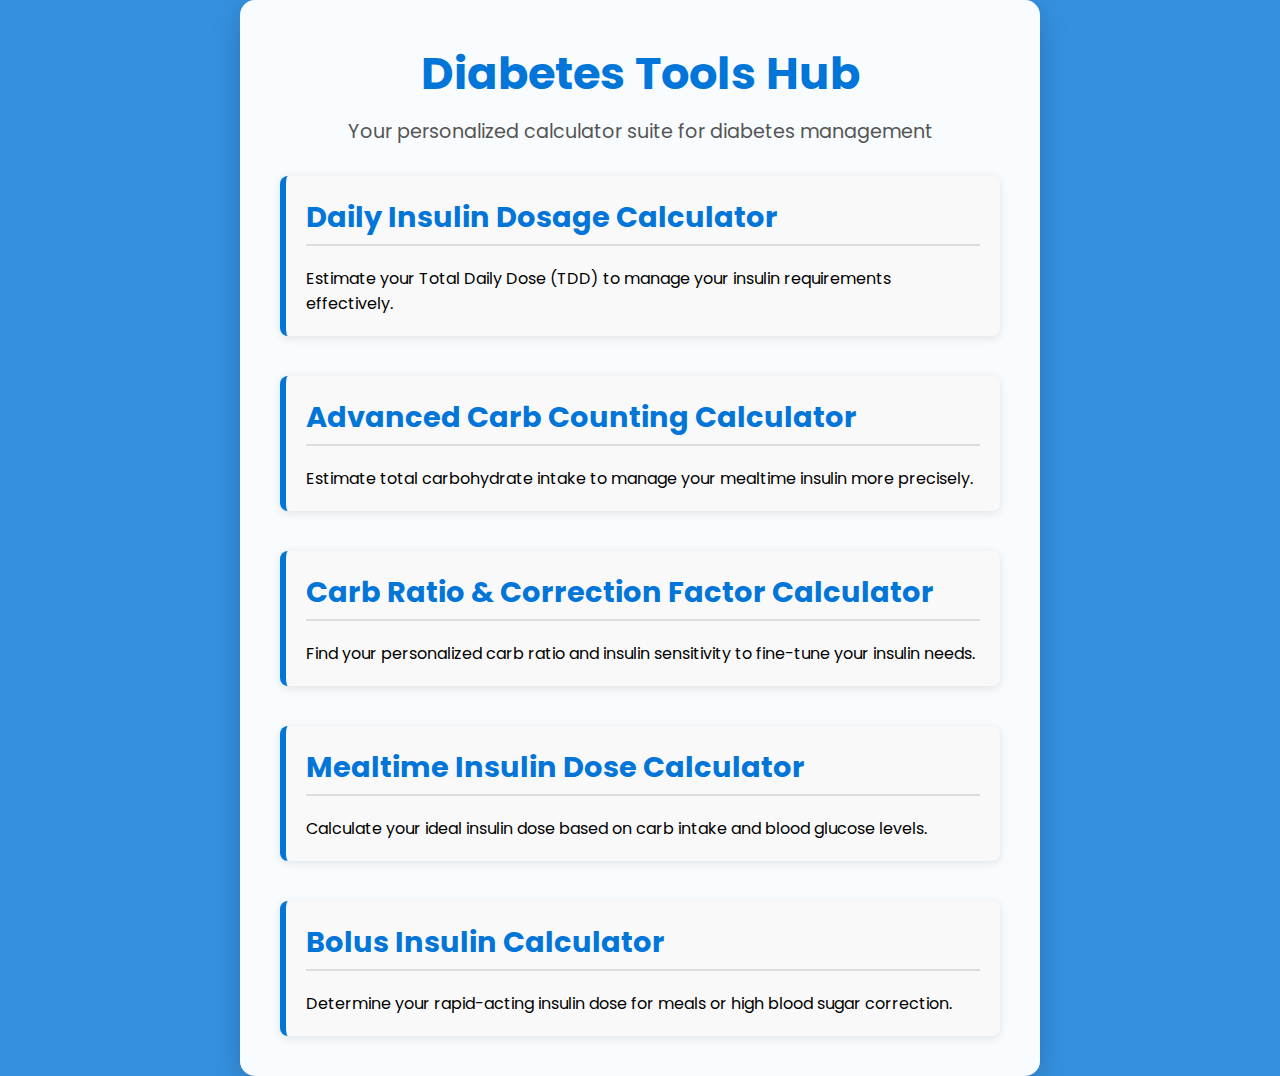
<file: Homepage/index.html>
<!DOCTYPE html>
<html lang="en">
<head>
  <meta charset="UTF-8" />
  <meta name="viewport" content="width=device-width, initial-scale=1.0"/>
  <title>Diabetes Calculators</title>
  <link href="https://fonts.googleapis.com/css2?family=Poppins:wght@400;600&display=swap" rel="stylesheet">
  <link rel="stylesheet" href="style.css" />
</head>
<body>
  <section class="hero">
    <div class="overlay"></div>
    <div class="container">
      <header>
        <h1>Diabetes Tools Hub</h1>
        <p>Your personalized calculator suite for diabetes management</p>
      </header>
      <div class="calculator">
        <div class="calc-section">
          <h2><a href="DailyInsuinDoseCal/index.html" style="text-decoration: none; color: #0275d8;">Daily Insulin Dosage Calculator</a></h2>
          <p>Estimate your Total Daily Dose (TDD) to manage your insulin requirements effectively.</p>
        </div>
        <div class="calc-section">
          <h2><a href="CarbCountCal/index.html" style="text-decoration: none; color: #0275d8;">Advanced Carb Counting Calculator</a></h2>
          <p>Estimate total carbohydrate intake to manage your mealtime insulin more precisely.</p>
        </div>
        <div class="calc-section">
          <h2><a href="CarbRatioCal/index.html" style="text-decoration: none; color: #0275d8;">Carb Ratio & Correction Factor Calculator</a></h2>
          <p>Find your personalized carb ratio and insulin sensitivity to fine-tune your insulin needs.</p>
        </div>
        <div class="calc-section">
          <h2><a href="InsulinDosecal/index.html" style="text-decoration: none; color: #0275d8;">Mealtime Insulin Dose Calculator</a></h2>
          <p>Calculate your ideal insulin dose based on carb intake and blood glucose levels.</p>
        </div>
        <div class="calc-section">
          <h2><a href="bolusInsulinCal/index.html" style="text-decoration: none; color: #0275d8;">Bolus Insulin Calculator</a></h2>
          <p>Determine your rapid-acting insulin dose for meals or high blood sugar correction.</p>
        </div>
      </div>
    </div>
  </section>
</body>
</html>
</file>
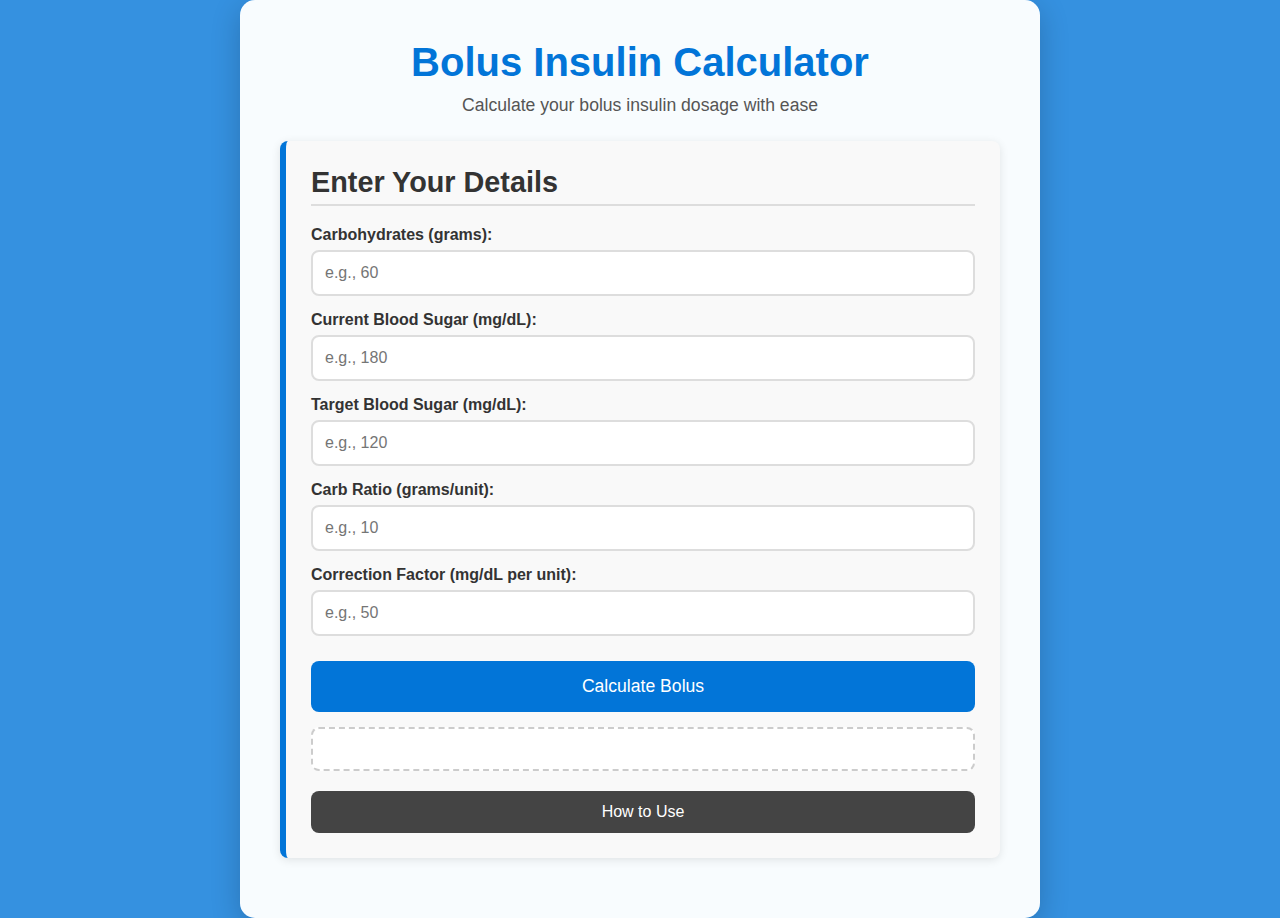
<file: Homepage/bolusInsulinCal/index.html>
<!DOCTYPE html>
<html lang="en">
<head>
  <meta charset="UTF-8" />
  <meta name="viewport" content="width=device-width, initial-scale=1.0"/>
  <title>Bolus Insulin Calculator</title>
  <link rel="stylesheet" href="styles.css" />
</head>
<body>

  <section class="hero">
    <div class="overlay"></div>
    <div class="container">
      <header>
        <h1>Bolus Insulin Calculator</h1>
        <p>Calculate your bolus insulin dosage with ease</p>
      </header>

      <div class="calc-section">
        <h2>Enter Your Details</h2>
        <div class="form-group">
          <label for="carbs">Carbohydrates (grams):</label>
          <input type="number" id="carbs" placeholder="e.g., 60" />
        </div>
        <div class="form-group">
          <label for="current">Current Blood Sugar (mg/dL):</label>
          <input type="number" id="current" placeholder="e.g., 180" />
        </div>
        <div class="form-group">
          <label for="target">Target Blood Sugar (mg/dL):</label>
          <input type="number" id="target" placeholder="e.g., 120" />
        </div>
        <div class="form-group">
          <label for="carbRatio">Carb Ratio (grams/unit):</label>
          <input type="number" id="carbRatio" placeholder="e.g., 10" />
        </div>
        <div class="form-group">
          <label for="correctionFactor">Correction Factor (mg/dL per unit):</label>
          <input type="number" id="correctionFactor" placeholder="e.g., 50" />
        </div>

        <button onclick="calculateBolus()">Calculate Bolus</button>

        <div class="output" id="output"></div>

        <button class="how-to-btn" onclick="showPopup()">How to Use</button>
      </div>
    </div>
  </section>

  <!-- Popup -->
  <div class="popup-container" id="popup">
    <div class="popup-box">
      <h3>Example</h3>
      <p>
        Suppose you ate 60g carbs, your current sugar is 180 mg/dL, target is 120 mg/dL,
        carb ratio is 10g/unit, correction factor is 50 mg/dL/unit. <br /><br />
        Carb Insulin = 60 / 10 = 6 units <br />
        Correction Insulin = (180 - 120) / 50 = 1.2 units <br />
        <strong>Total Bolus = 6 + 1.2 = 7.2 units</strong>
      </p>
      <button onclick="hidePopup()">Close</button>
    </div>
  </div>

  <script src="script.js"></script>
</body>
</html>
</file>
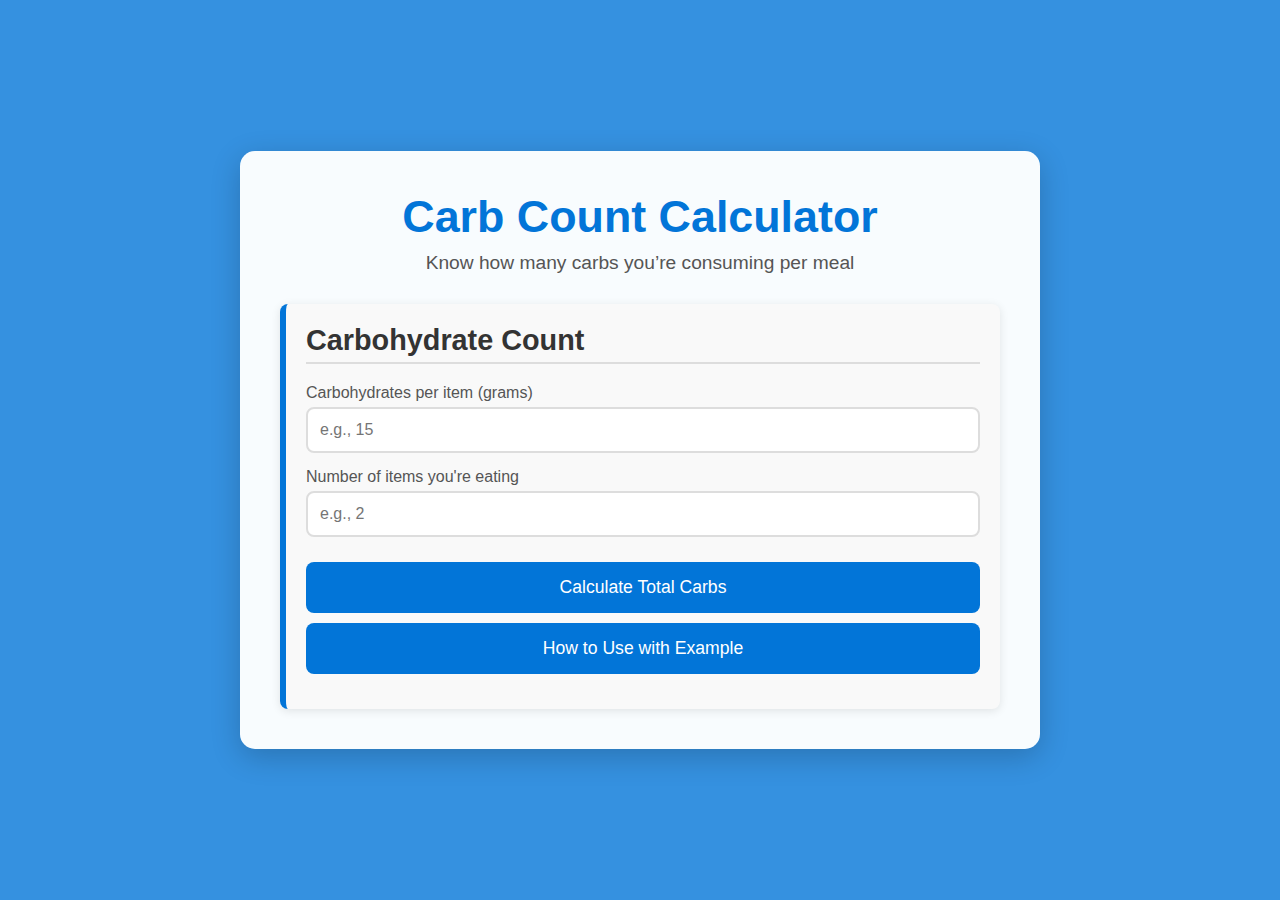
<file: Homepage/CarbCountCal/index.html>
<!DOCTYPE html>
<html lang="en">
<head>
  <meta charset="UTF-8" />
  <meta name="viewport" content="width=device-width, initial-scale=1.0"/>
  <title>Carb Count Calculator</title>
  <link rel="stylesheet" href="style.css" />
</head>
<body>
  <div class="hero">
    <div class="overlay"></div>
    <div class="container">
      <header>
        <h1>Carb Count Calculator</h1>
        <p>Know how many carbs you’re consuming per meal</p>
      </header>

      <div class="calculator">
        <div class="calc-section">
          <h2>Carbohydrate Count</h2>
          <div class="form-group">
            <label for="carbsPerItem">Carbohydrates per item (grams)</label>
            <input type="number" id="carbsPerItem" placeholder="e.g., 15" />
          </div>
          <div class="form-group">
            <label for="quantity">Number of items you're eating</label>
            <input type="number" id="quantity" placeholder="e.g., 2" />
          </div>
          <button onclick="calculateCarbIntake()">Calculate Total Carbs</button>
          <button onclick="showExample()">How to Use with Example</button>
          <div class="output" id="result"></div>
        </div>
      </div>
    </div>
  </div>

  <script src="script.js"></script>
</body>
</html>
</file>
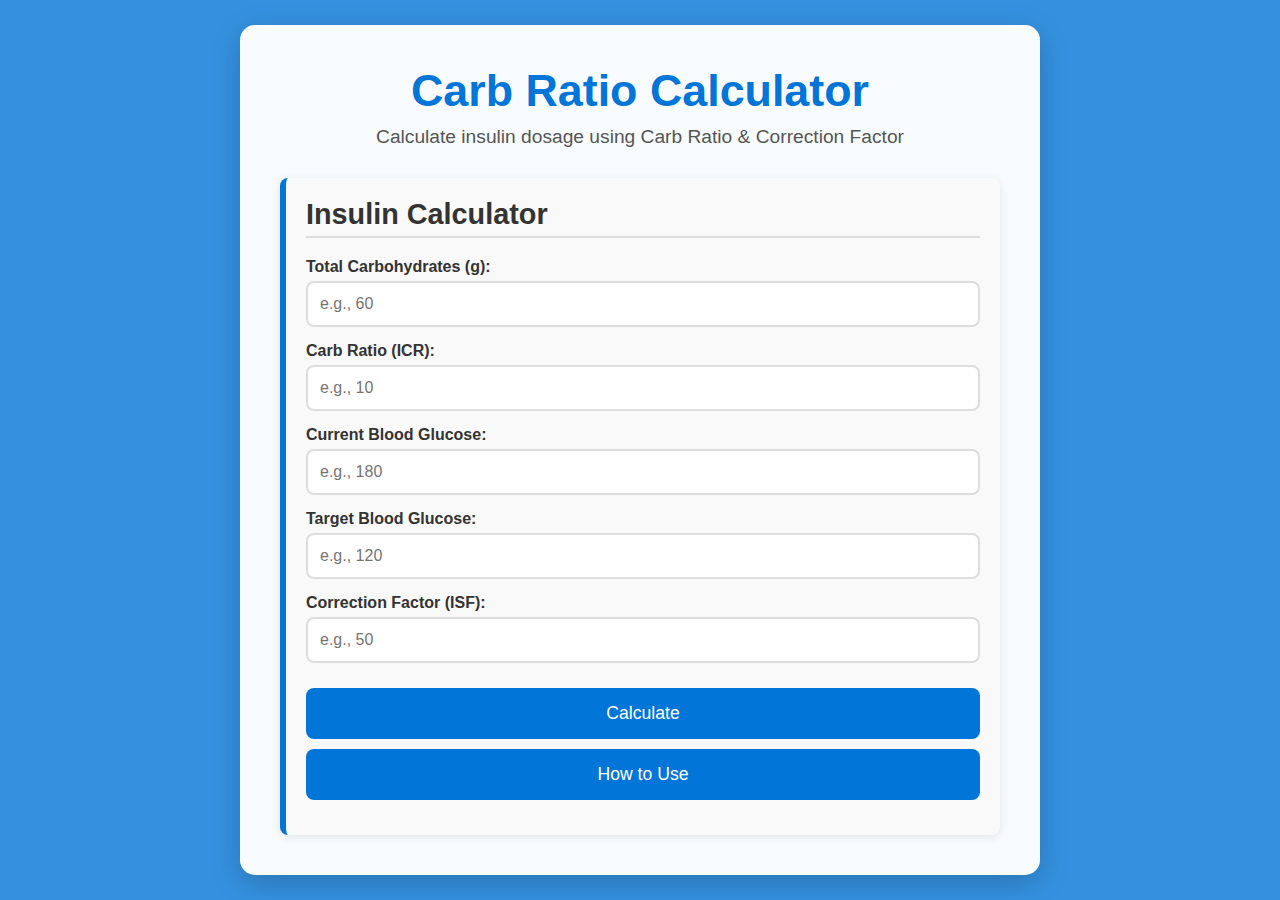
<file: Homepage/CarbRatioCal/index.html>
<!DOCTYPE html>
<html lang="en">
<head>
  <meta charset="UTF-8" />
  <meta name="viewport" content="width=device-width, initial-scale=1.0"/>
  <title>Carb Ratio & Correction Calculator</title>
  <link rel="stylesheet" href="style.css" />
</head>
<body>
  <section class="hero">
    <div class="overlay"></div>
    <div class="container">
      <header>
        <h1>Carb Ratio Calculator</h1>
        <p>Calculate insulin dosage using Carb Ratio & Correction Factor</p>
      </header>

      <div class="calculator">
        <div class="calc-section">
          <h2>Insulin Calculator</h2>
          <div class="form-group">
            <label for="carbs"><strong>Total Carbohydrates (g):</strong></label>
            <input type="number" id="carbs" placeholder="e.g., 60" />
          </div>
          <div class="form-group">
            <label for="carbRatio"><strong>Carb Ratio (ICR):</strong></label>
            <input type="number" id="carbRatio" placeholder="e.g., 10" />
          </div>
          <div class="form-group">
            <label for="currentBG"><strong>Current Blood Glucose:</strong></label>
            <input type="number" id="currentBG" placeholder="e.g., 180" />
          </div>
          <div class="form-group">
            <label for="targetBG"><strong>Target Blood Glucose:</strong></label>
            <input type="number" id="targetBG" placeholder="e.g., 120" />
          </div>
          <div class="form-group">
            <label for="correctionFactor"><strong>Correction Factor (ISF):</strong></label>
            <input type="number" id="correctionFactor" placeholder="e.g., 50" />
          </div>
          <button onclick="calculateInsulin()">Calculate</button>
          <button id="howToUse">How to Use</button>
          <div class="output" id="result"></div>
        </div>
      </div>
    </div>
  </section>
  <script src="script.js"></script>
</body>
</html>
</file>
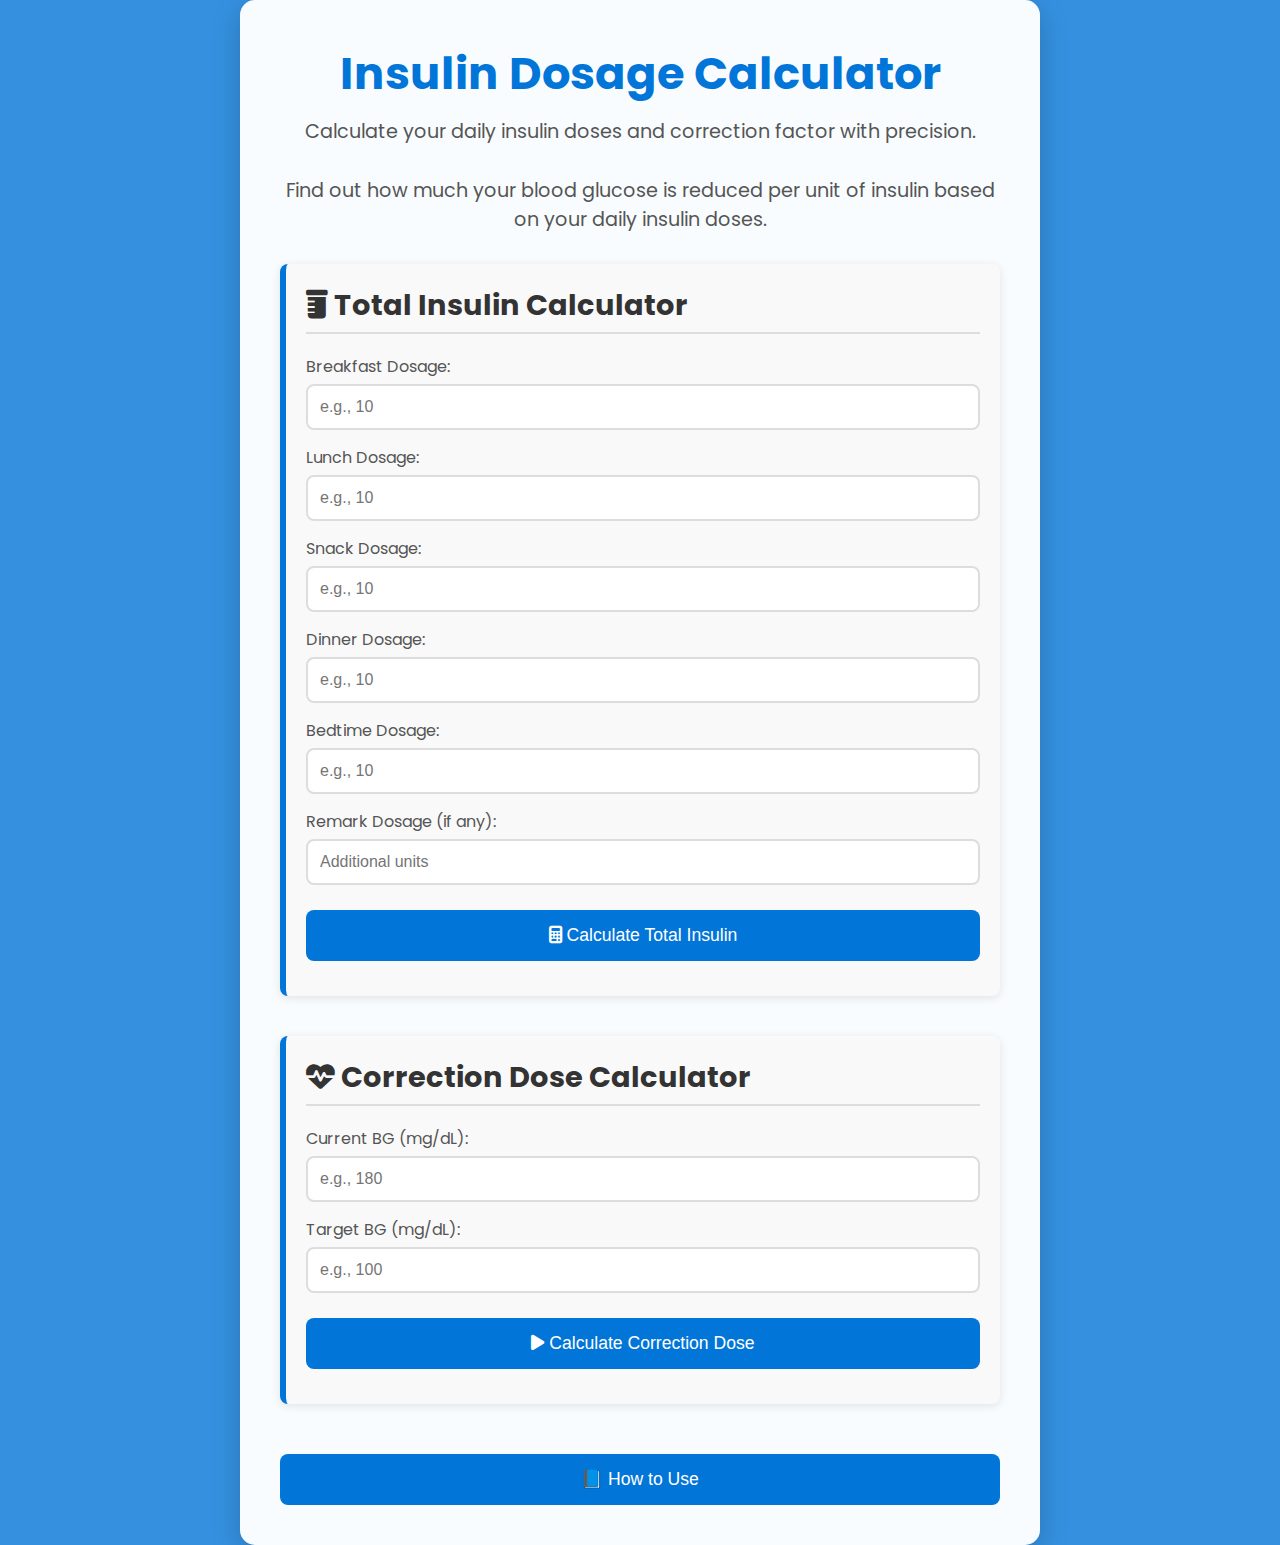
<file: Homepage/DailyInsuinDoseCal/index.html>
<!DOCTYPE html>
<html lang="en">
<head>
  <meta charset="UTF-8" />
  <meta name="viewport" content="width=device-width, initial-scale=1.0" />
  <title>Insulin Dosage Calculator</title>
  <link rel="stylesheet" href="style.css" />
  <link rel="stylesheet" href="https://fonts.googleapis.com/css2?family=Poppins:wght@300;400;600;700&display=swap">
  <link rel="stylesheet" href="https://cdnjs.cloudflare.com/ajax/libs/font-awesome/6.4.0/css/all.min.css" />
  <script defer src="script.js"></script>
</head>
<body>
  <section class="hero">
    <div class="overlay"></div>
    <div class="container">
      <header>
        <h1>Insulin Dosage Calculator</h1>
        <p>Calculate your daily insulin doses and correction factor with precision.</p>
        <p>Find out how much your blood glucose is reduced per unit of insulin based on your daily insulin doses.</p>
      </header>

      <div class="calculator">
        <div class="calc-section">
          <h2><i class="fa-solid fa-prescription-bottle"></i> Total Insulin Calculator</h2>
          <div class="form-group"><label for="breakfast">Breakfast Dosage:</label><input type="number" id="breakfast" placeholder="e.g., 10"></div>
          <div class="form-group"><label for="lunch">Lunch Dosage:</label><input type="number" id="lunch" placeholder="e.g., 10"></div>
          <div class="form-group"><label for="snacks">Snack Dosage:</label><input type="number" id="snacks" placeholder="e.g., 10"></div>
          <div class="form-group"><label for="dinner">Dinner Dosage:</label><input type="number" id="dinner" placeholder="e.g., 10"></div>
          <div class="form-group"><label for="bedtime">Bedtime Dosage:</label><input type="number" id="bedtime" placeholder="e.g., 10"></div>
          <div class="form-group"><label for="remark">Remark Dosage (if any):</label><input type="number" id="remark" placeholder="Additional units"></div>
          <button type="button" onclick="calculateInsulin()"><i class="fa-solid fa-calculator"></i> Calculate Total Insulin</button>
          <p id="result" class="output"></p>
        </div>

        <div class="calc-section">
          <h2><i class="fa-solid fa-heart-pulse"></i> Correction Dose Calculator</h2>
          <div class="form-group"><label for="currentBG">Current BG (mg/dL):</label><input type="number" id="currentBG" placeholder="e.g., 180"></div>
          <div class="form-group"><label for="targetBG">Target BG (mg/dL):</label><input type="number" id="targetBG" placeholder="e.g., 100"></div>
          <button type="button" onclick="calculateCorrection()"><i class="fa-solid fa-play"></i> Calculate Correction Dose</button>
          <p id="correctionResult" class="output"></p>
        </div>
      </div>

      <div class="how-to-use">
        <button onclick="showExample()">📘 How to Use</button>
      </div>
    </div>
  </section>

  <!-- Popup -->
  <div id="popup" class="popup">
    <div class="popup-content">
      <span class="close-btn" onclick="hideExample()">&times;</span>
      <h3>Example Usage</h3>
      <p>Enter values like:<br>
        Breakfast: 8<br>
        Lunch: 10<br>
        Snacks: 4<br>
        Dinner: 9<br>
        Bedtime: 6<br>
        Remark: 3<br><br>
        Your total insulin will be <strong>40 units</strong>.<br>
        If your current BG is 200 and target is 100,<br>
        Correction Factor = 1800 / 40 = 45<br>
        Correction Dose = (200 - 100) / 45 = 2.22 units
      </p>
    </div>
  </div>
</body>
</html>
</file>
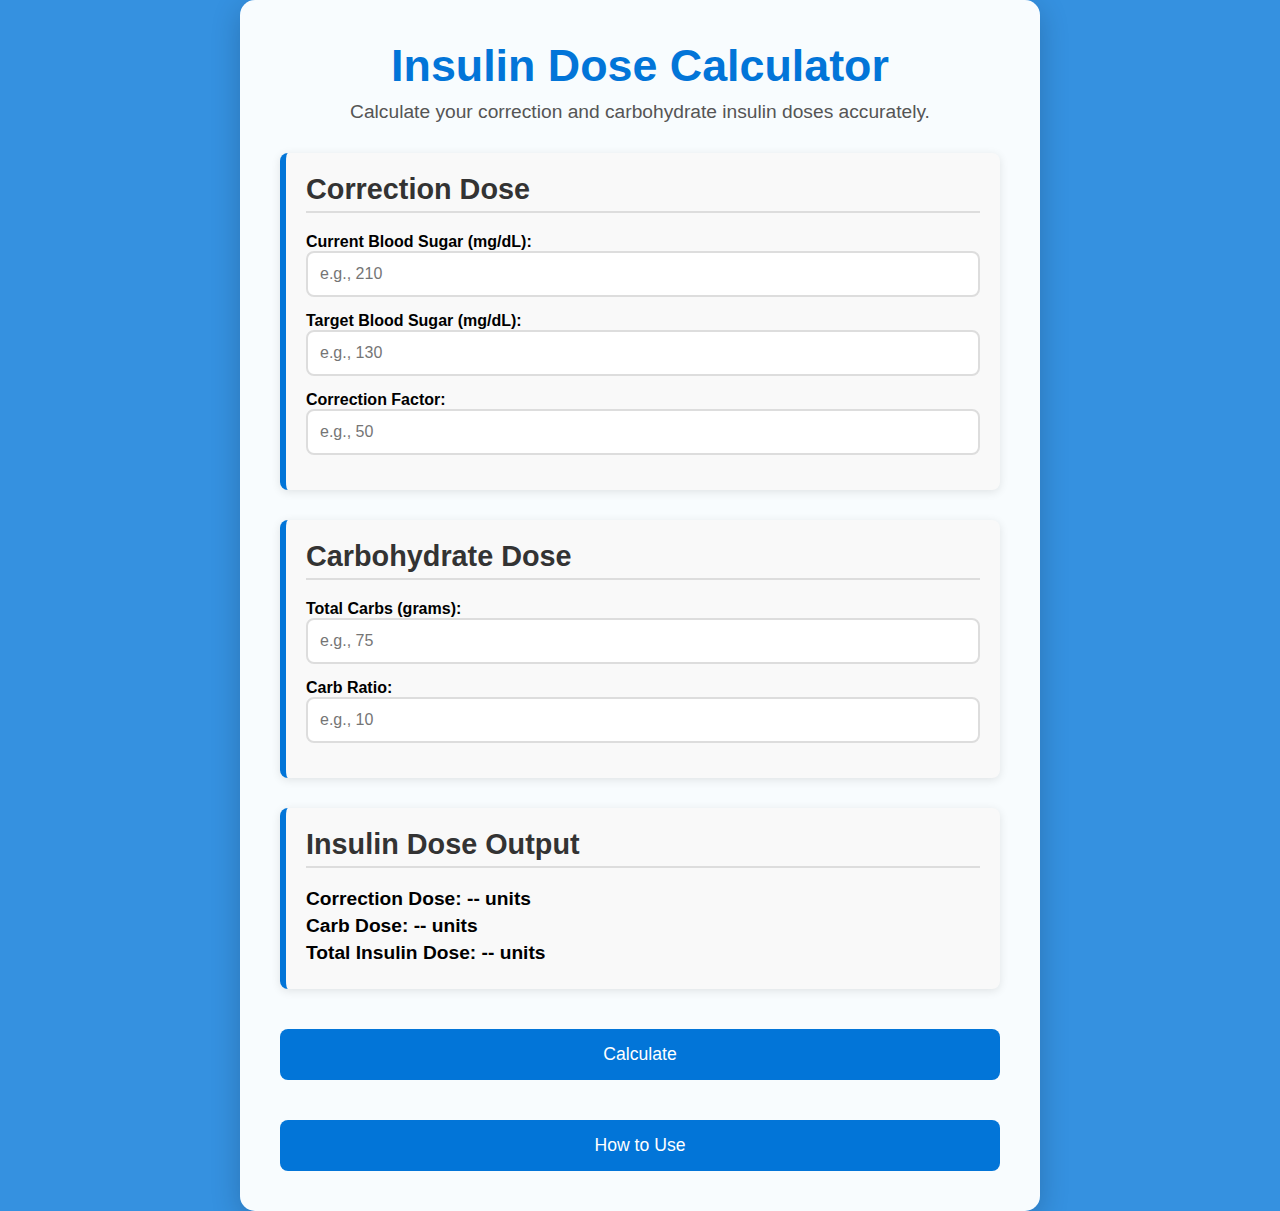
<file: Homepage/InsulinDosecal/index.html>
<!DOCTYPE html>
<html lang="en">
<head>
    <meta charset="UTF-8">
    <meta name="viewport" content="width=device-width, initial-scale=1.0">
    <title>Insulin Dose Calculator</title>
    <link rel="stylesheet" href="style.css">
</head>
<body>
    <div class="hero">
        <div class="overlay"></div>
        <div class="container">
            <header>
                <h1>Insulin Dose Calculator</h1>
                <p>Calculate your correction and carbohydrate insulin doses accurately.</p>
            </header>
            
            <div class="calculator">
                <div class="calc-section">
                    <h2>Correction Dose</h2>
                    <div class="form-group">
                        <label>Current Blood Sugar (mg/dL):</label>
                        <input type="number" id="currentBloodSugar" placeholder="e.g., 210">
                    </div>
                    <div class="form-group">
                        <label>Target Blood Sugar (mg/dL):</label>
                        <input type="number" id="targetBloodSugar" placeholder="e.g., 130">
                    </div>
                    <div class="form-group">
                        <label>Correction Factor:</label>
                        <input type="number" id="correctionFactor" placeholder="e.g., 50">
                    </div>
                </div>

                <div class="calc-section">
                    <h2>Carbohydrate Dose</h2>
                    <div class="form-group">
                        <label>Total Carbs (grams):</label>
                        <input type="number" id="totalCarbs" placeholder="e.g., 75">
                    </div>
                    <div class="form-group">
                        <label>Carb Ratio:</label>
                        <input type="number" id="carbRatio" placeholder="e.g., 10">
                    </div>
                </div>

                <div class="calc-section output-section">
                    <h2>Insulin Dose Output</h2>
                    <p><strong>Correction Dose:</strong> <span id="correctionDose">--</span> units</p>
                    <p><strong>Carb Dose:</strong> <span id="carbDose">--</span> units</p>
                    <p><strong>Total Insulin Dose:</strong> <span id="totalDose">--</span> units</p>
                </div>

                <button onclick="calculateDose()">Calculate</button>
                <button id="howToUse">How to Use</button>
            </div>
        </div>
    </div>
    <script src="script.js"></script>
</body>
</html>
</file>
<file: Homepage/style.css>
* {
  margin: 0;
  padding: 0;
  box-sizing: border-box;
}

body, html {
  height: 100%;
  font-family: 'Poppins', sans-serif;
}

.hero {
  background: url('https://htmlcodex.com/wp-content/uploads/2019/08/slider-bg.jpg') center center/cover no-repeat;
  position: relative;
  min-height: 100vh;
  display: flex;
  align-items: center;
}

.hero .overlay {
  position: absolute;
  top: 0;
  left: 0;
  right: 0;
  bottom: 0;
  background: rgba(2, 117, 216, 0.8);
  z-index: 1;
}

.container {
  position: relative;
  z-index: 2;
  width: 90%;
  max-width: 800px;
  margin: auto;
  background: rgba(255, 255, 255, 0.97);
  padding: 40px;
  border-radius: 15px;
  box-shadow: 0 8px 30px rgba(0, 0, 0, 0.2);
  animation: fadeIn 1s ease-in-out;
}

header h1 {
  font-size: 2.8rem;
  color: #0275d8;
  margin-bottom: 10px;
  text-align: center;
}

header p {
  font-size: 1.2rem;
  color: #555;
  text-align: center;
  margin-bottom: 30px;
}

.calculator {
  display: flex;
  flex-direction: column;
  gap: 40px;
}

.calc-section {
  background: #f9f9f9;
  padding: 20px;
  border-left: 6px solid #0275d8;
  border-radius: 8px;
  box-shadow: 0 2px 10px rgba(0, 0, 0, 0.1);
}

.calc-section h2 {
  font-size: 1.8rem;
  margin-bottom: 20px;
  color: #333;
  border-bottom: 2px solid #ddd;
  padding-bottom: 5px;
}

.form-group {
  margin-bottom: 15px;
}

.form-group label {
  display: block;
  font-size: 1rem;
  color: #555;
  margin-bottom: 5px;
}

.form-group input {
  width: 100%;
  padding: 12px;
  font-size: 1rem;
  border: 2px solid #ddd;
  border-radius: 8px;
}

.form-group input:focus {
  border-color: #0275d8;
  outline: none;
}

button {
  width: 100%;
  padding: 15px;
  background: #0275d8;
  color: #fff;
  border: none;
  border-radius: 8px;
  font-size: 1.1rem;
  cursor: pointer;
  margin-top: 10px;
  transition: background 0.3s ease;
}

button:hover {
  background: #0256a1;
}

.output {
  font-size: 1.1rem;
  color: #333;
  margin-top: 15px;
  text-align: left;
}

.how-to-use {
  margin-top: 40px;
}

.popup {
  display: none;
  position: fixed;
  top: 0;
  left: 0;
  height: 100%;
  width: 100%;
  background: rgba(0,0,0,0.6);
  z-index: 999;
  justify-content: center;
  align-items: center;
}

.popup-content {
  background: white;
  padding: 30px;
  border-radius: 12px;
  max-width: 500px;
  width: 90%;
  text-align: left;
  position: relative;
}

.close-btn {
  position: absolute;
  top: 12px;
  right: 20px;
  font-size: 1.5rem;
  color: #999;
  cursor: pointer;
}

@keyframes fadeIn {
  from { opacity: 0; transform: translateY(20px); }
  to { opacity: 1; transform: translateY(0); }
}
</file>
<file: Homepage/CarbRatioCal/style.css>
* {
  margin: 0;
  padding: 0;
  box-sizing: border-box;
}

body, html {
  height: 100%;
  font-family: 'Poppins', sans-serif;
}

.hero {
  background: url('https://htmlcodex.com/wp-content/uploads/2019/08/slider-bg.jpg') center center/cover no-repeat;
  position: relative;
  min-height: 100vh;
  display: flex;
  align-items: center;
}

.hero .overlay {
  position: absolute;
  top: 0;
  left: 0;
  right: 0;
  bottom: 0;
  background: rgba(2, 117, 216, 0.8);
  z-index: 1;
}

.container {
  position: relative;
  z-index: 2;
  width: 90%;
  max-width: 800px;
  margin: auto;
  background: rgba(255, 255, 255, 0.97);
  padding: 40px;
  border-radius: 15px;
  box-shadow: 0 8px 30px rgba(0, 0, 0, 0.2);
  animation: fadeIn 1s ease-in-out;
}

header h1 {
  font-size: 2.8rem;
  color: #0275d8;
  margin-bottom: 10px;
  text-align: center;
}

header p {
  font-size: 1.2rem;
  color: #555;
  text-align: center;
  margin-bottom: 30px;
}

.calculator {
  display: flex;
  flex-direction: column;
  gap: 40px;
}

.calc-section {
  background: #f9f9f9;
  padding: 20px;
  border-left: 6px solid #0275d8;
  border-radius: 8px;
  box-shadow: 0 2px 10px rgba(0, 0, 0, 0.1);
}

.calc-section h2 {
  font-size: 1.8rem;
  margin-bottom: 20px;
  color: #333;
  border-bottom: 2px solid #ddd;
  padding-bottom: 5px;
}

.form-group {
  margin-bottom: 15px;
  text-align: left;
}

.form-group label {
  display: block;
  font-size: 1rem;
  color: #333;
  margin-bottom: 5px;
}

.form-group input {
  width: 100%;
  padding: 12px;
  font-size: 1rem;
  border: 2px solid #ddd;
  border-radius: 8px;
  transition: border-color 0.3s ease;
}

.form-group input:focus {
  border-color: #0275d8;
  outline: none;
}

button {
  width: 100%;
  padding: 15px;
  background: #0275d8;
  color: #fff;
  border: none;
  border-radius: 8px;
  font-size: 1.1rem;
  cursor: pointer;
  transition: background 0.3s ease, transform 0.3s ease;
  margin-top: 10px;
}

button:hover {
  background: #0256a1;
  transform: scale(1.02);
}

.output {
  font-size: 1.1rem;
  color: #000;
  margin-top: 15px;
  text-align: left;
}

@keyframes fadeIn {
  from { opacity: 0; transform: translateY(20px); }
  to { opacity: 1; transform: translateY(0); }
}

@media (max-width: 600px) {
  .container { padding: 20px; }
  header h1 { font-size: 2rem; }
  header p { font-size: 1rem; }
  .calc-section h2 { font-size: 1.5rem; }
}
</file>
<file: Homepage/DailyInsuinDoseCal/style.css>
* {
    margin: 0;
    padding: 0;
    box-sizing: border-box;
  }
  
  body, html {
    height: 100%;
    font-family: 'Poppins', sans-serif;
  }
  
  .hero {
    background: url('https://htmlcodex.com/wp-content/uploads/2019/08/slider-bg.jpg') center center/cover no-repeat;
    position: relative;
    min-height: 100vh;
    display: flex;
    align-items: center;
  }
  
  .hero .overlay {
    position: absolute;
    top: 0;
    left: 0;
    right: 0;
    bottom: 0;
    background: rgba(2, 117, 216, 0.8);
    z-index: 1;
  }
  
  .container {
    position: relative;
    z-index: 2;
    width: 90%;
    max-width: 800px;
    margin: auto;
    background: rgba(255, 255, 255, 0.97);
    padding: 40px;
    border-radius: 15px;
    box-shadow: 0 8px 30px rgba(0, 0, 0, 0.2);
    animation: fadeIn 1s ease-in-out;
  }
  
  header h1 {
    font-size: 2.8rem;
    color: #0275d8;
    margin-bottom: 10px;
    text-align: center;
  }
  
  header p {
    font-size: 1.2rem;
    color: #555;
    text-align: center;
    margin-bottom: 30px;
  }
  
  .calculator {
    display: flex;
    flex-direction: column;
    gap: 40px;
  }
  
  .calc-section {
    background: #f9f9f9;
    padding: 20px;
    border-left: 6px solid #0275d8;
    border-radius: 8px;
    box-shadow: 0 2px 10px rgba(0, 0, 0, 0.1);
  }
  
  .calc-section h2 {
    font-size: 1.8rem;
    margin-bottom: 20px;
    color: #333;
    border-bottom: 2px solid #ddd;
    padding-bottom: 5px;
  }
  
  .form-group {
    margin-bottom: 15px;
  }
  
  .form-group label {
    display: block;
    font-size: 1rem;
    color: #555;
    margin-bottom: 5px;
  }
  
  .form-group input {
    width: 100%;
    padding: 12px;
    font-size: 1rem;
    border: 2px solid #ddd;
    border-radius: 8px;
  }
  
  .form-group input:focus {
    border-color: #0275d8;
    outline: none;
  }
  
  button {
    width: 100%;
    padding: 15px;
    background: #0275d8;
    color: #fff;
    border: none;
    border-radius: 8px;
    font-size: 1.1rem;
    cursor: pointer;
    margin-top: 10px;
    transition: background 0.3s ease;
  }
  
  button:hover {
    background: #0256a1;
  }
  
  .output {
    font-size: 1.1rem;
    color: #333;
    margin-top: 15px;
    text-align: left;
  }
  
  .how-to-use {
    margin-top: 40px;
  }
  
  .popup {
    display: none;
    position: fixed;
    top: 0;
    left: 0;
    height: 100%;
    width: 100%;
    background: rgba(0,0,0,0.6);
    z-index: 999;
    justify-content: center;
    align-items: center;
  }
  
  .popup-content {
    background: white;
    padding: 30px;
    border-radius: 12px;
    max-width: 500px;
    width: 90%;
    text-align: left;
    position: relative;
  }
  
  .close-btn {
    position: absolute;
    top: 12px;
    right: 20px;
    font-size: 1.5rem;
    color: #999;
    cursor: pointer;
  }
  
  @keyframes fadeIn {
    from { opacity: 0; transform: translateY(20px); }
    to { opacity: 1; transform: translateY(0); }
  }
</file>
<file: Homepage/bolusInsulinCal/styles.css>
/* Reset & Base Styles */
* {
  margin: 0;
  padding: 0;
  box-sizing: border-box;
}

body, html {
  height: 100%;
  font-family: 'Poppins', sans-serif;
}

/* Hero Section */
.hero {
  background: url('https://htmlcodex.com/wp-content/uploads/2019/08/slider-bg.jpg') center center/cover no-repeat;
  position: relative;
  min-height: 100vh;
  display: flex;
  align-items: center;
}

.hero .overlay {
  position: absolute;
  top: 0;
  left: 0;
  right: 0;
  bottom: 0;
  background: rgba(2, 117, 216, 0.8);
  z-index: 1;
}

/* Main Container */
.container {
  position: relative;
  z-index: 2;
  width: 90%;
  max-width: 800px;
  margin: auto;
  background: rgba(255, 255, 255, 0.97);
  padding: 40px;
  border-radius: 15px;
  box-shadow: 0 8px 30px rgba(0, 0, 0, 0.2);
  animation: fadeIn 1s ease-in-out;
}

/* Header */
header h1 {
  font-size: 2.5rem;
  color: #0275d8;
  margin-bottom: 10px;
  text-align: center;
}

header p {
  font-size: 1.1rem;
  color: #555;
  text-align: center;
  margin-bottom: 25px;
}

/* Calculator Card */
.calc-section {
  background: #f9f9f9;
  padding: 25px;
  border-left: 6px solid #0275d8;
  border-radius: 8px;
  box-shadow: 0 2px 10px rgba(0, 0, 0, 0.1);
  margin-bottom: 20px;
}

.calc-section h2 {
  font-size: 1.8rem;
  margin-bottom: 20px;
  color: #333;
  border-bottom: 2px solid #ddd;
  padding-bottom: 5px;
}

/* Form Styling */
.form-group {
  margin-bottom: 15px;
  text-align: left;
}

.form-group label {
  display: block;
  font-weight: 600;
  color: #333;
  margin-bottom: 6px;
}

.form-group input {
  width: 100%;
  padding: 12px;
  font-size: 1rem;
  border: 2px solid #ddd;
  border-radius: 8px;
  transition: border-color 0.3s ease;
}

.form-group input:focus {
  border-color: #0275d8;
  outline: none;
}

/* Buttons */
button {
  width: 100%;
  padding: 15px;
  background: #0275d8;
  color: #fff;
  border: none;
  border-radius: 8px;
  font-size: 1.1rem;
  cursor: pointer;
  transition: background 0.3s ease, transform 0.3s ease;
  margin-top: 10px;
}

button:hover {
  background: #0256a1;
  transform: scale(1.02);
}

/* Output */
.output {
  font-size: 1.1rem;
  color: #000;
  margin-top: 15px;
  text-align: left;
  font-weight: 600;
  background: #ffffff;
  border: 2px dashed #ccc;
  padding: 20px;
  border-radius: 8px;
}

/* How to Use Button */
.how-to-btn {
  background-color: #444;
  color: white;
  border: none;
  padding: 12px 16px;
  margin-top: 20px;
  font-size: 16px;
  border-radius: 8px;
  cursor: pointer;
  display: block;
  width: 100%;
}

/* Popup */
.popup-container {
  position: fixed;
  top: 0;
  left: 0;
  right: 0;
  bottom: 0;
  background: rgba(0,0,0,0.6);
  display: none;
  justify-content: center;
  align-items: center;
  z-index: 100;
}

.popup-box {
  background: white;
  padding: 30px;
  border-radius: 10px;
  width: 90%;
  max-width: 400px;
  text-align: left;
  box-shadow: 0 0 15px rgba(0,0,0,0.2);
}

.popup-box h3 {
  margin-bottom: 10px;
  color: #0275d8;
}

.popup-box p {
  color: #333;
  font-size: 1rem;
}

.popup-box button {
  margin-top: 15px;
  background: #0275d8;
  width: auto;
  padding: 10px 20px;
  border-radius: 6px;
}
</file>
<file: Homepage/CarbCountCal/style.css>
/* Reset & Base */
* {
    margin: 0;
    padding: 0;
    box-sizing: border-box;
  }
  
  body, html {
    height: 100%;
    font-family: 'Poppins', sans-serif;
  }
  
  /* Hero Section */
  .hero {
    background: url('https://htmlcodex.com/wp-content/uploads/2019/08/slider-bg.jpg') center center/cover no-repeat;
    position: relative;
    min-height: 100vh;
    display: flex;
    align-items: center;
  }
  
  .hero .overlay {
    position: absolute;
    top: 0;
    left: 0;
    right: 0;
    bottom: 0;
    background: rgba(2, 117, 216, 0.8);
    z-index: 1;
  }
  
  /* Main Container */
  .container {
    position: relative;
    z-index: 2;
    width: 90%;
    max-width: 800px;
    margin: auto;
    background: rgba(255, 255, 255, 0.97);
    padding: 40px;
    border-radius: 15px;
    box-shadow: 0 8px 30px rgba(0, 0, 0, 0.2);
    animation: fadeIn 1s ease-in-out;
  }
  
  /* Headers */
  header h1 {
    font-size: 2.8rem;
    color: #0275d8;
    margin-bottom: 10px;
    text-align: center;
  }
  
  header p {
    font-size: 1.2rem;
    color: #555;
    text-align: center;
    margin-bottom: 30px;
  }
  
  /* Calculator Styling */
  .calculator {
    display: flex;
    flex-direction: column;
    gap: 40px;
  }
  
  .calc-section {
    background: #f9f9f9;
    padding: 20px;
    border-left: 6px solid #0275d8;
    border-radius: 8px;
    box-shadow: 0 2px 10px rgba(0, 0, 0, 0.1);
  }
  
  .calc-section h2 {
    font-size: 1.8rem;
    margin-bottom: 20px;
    color: #333;
    border-bottom: 2px solid #ddd;
    padding-bottom: 5px;
  }
  
  .form-group {
    margin-bottom: 15px;
    text-align: left;
  }
  
  .form-group label {
    display: block;
    font-size: 1rem;
    color: #555;
    margin-bottom: 5px;
  }
  
  .form-group input {
    width: 100%;
    padding: 12px;
    font-size: 1rem;
    border: 2px solid #ddd;
    border-radius: 8px;
    transition: border-color 0.3s ease;
  }
  
  .form-group input:focus {
    border-color: #0275d8;
    outline: none;
  }
  
  button {
    width: 100%;
    padding: 15px;
    background: #0275d8;
    color: #fff;
    border: none;
    border-radius: 8px;
    font-size: 1.1rem;
    cursor: pointer;
    transition: background 0.3s ease, transform 0.3s ease;
    margin-top: 10px;
  }
  
  button:hover {
    background: #0256a1;
    transform: scale(1.02);
  }
  
  .output {
    font-size: 1.1rem;
    color: #333;
    margin-top: 15px;
    text-align: left;
  }
  
  /* Animations */
  @keyframes fadeIn {
    from { opacity: 0; transform: translateY(20px); }
    to { opacity: 1; transform: translateY(0); }
  }
  
  /* Responsive */
  @media (max-width: 600px) {
    .container { padding: 20px; }
    header h1 { font-size: 2rem; }
    header p { font-size: 1rem; }
    .calc-section h2 { font-size: 1.5rem; }
  }
</file>
<file: Homepage/InsulinDosecal/style.css>
/* Reset & Base */
* {
    margin: 0;
    padding: 0;
    box-sizing: border-box;
  }
  
  body, html {
    height: 100%;
    font-family: 'Poppins', sans-serif;
  }
  
  /* Hero Section */
  .hero {
    background: url('https://htmlcodex.com/wp-content/uploads/2019/08/slider-bg.jpg') center center/cover no-repeat;
    position: relative;
    min-height: 100vh;
    display: flex;
    align-items: center;
  }
  
  .hero .overlay {
    position: absolute;
    top: 0;
    left: 0;
    right: 0;
    bottom: 0;
    background: rgba(2, 117, 216, 0.8);
    z-index: 1;
  }
  
  /* Main Container */
  .container {
    position: relative;
    z-index: 2;
    width: 90%;
    max-width: 800px;
    margin: auto;
    background: rgba(255, 255, 255, 0.97);
    padding: 40px;
    border-radius: 15px;
    box-shadow: 0 8px 30px rgba(0, 0, 0, 0.2);
    animation: fadeIn 1s ease-in-out;
  }
  
  /* Headers */
  header h1 {
    font-size: 2.8rem;
    color: #0275d8;
    margin-bottom: 10px;
    text-align: center;
  }
  
  header p {
    font-size: 1.2rem;
    color: #555;
    text-align: center;
    margin-bottom: 30px;
  }
  
  /* Calculator Styling */
  .calculator {
    display: flex;
    flex-direction: column;
    gap: 30px;
  }
  
  .calc-section {
    background: #f9f9f9;
    padding: 20px;
    border-left: 6px solid #0275d8;
    border-radius: 8px;
    box-shadow: 0 2px 10px rgba(0, 0, 0, 0.1);
  }
  
  .calc-section h2 {
    font-size: 1.8rem;
    margin-bottom: 20px;
    color: #333;
    border-bottom: 2px solid #ddd;
    padding-bottom: 5px;
  }
  
  .form-group {
    margin-bottom: 15px;
  }
  
  .form-group label {
    display: block;
    font-size: 1rem;
    font-weight: bold;
  }
  
  .form-group input {
    width: 100%;
    padding: 12px;
    font-size: 1rem;
    border: 2px solid #ddd;
    border-radius: 8px;
    transition: border-color 0.3s ease;
  }
  
  .form-group input:focus {
    border-color: #0275d8;
    outline: none;
  }
  
  /* Output Section */
  .output-section p {
    font-size: 1.2rem;
    font-weight: bold;
    color: #000;
    margin: 5px 0;
  }
  
  /* Buttons */
  button {
    width: 100%;
    padding: 15px;
    background: #0275d8;
    color: #fff;
    border: none;
    border-radius: 8px;
    font-size: 1.1rem;
    cursor: pointer;
    margin-top: 10px;
    transition: background 0.3s ease;
  }
  
  button:hover {
    background: #0256a1;
  }
  
  /* Responsive */
  @media (max-width: 600px) {
    .container { padding: 20px; }
  }
</file>
